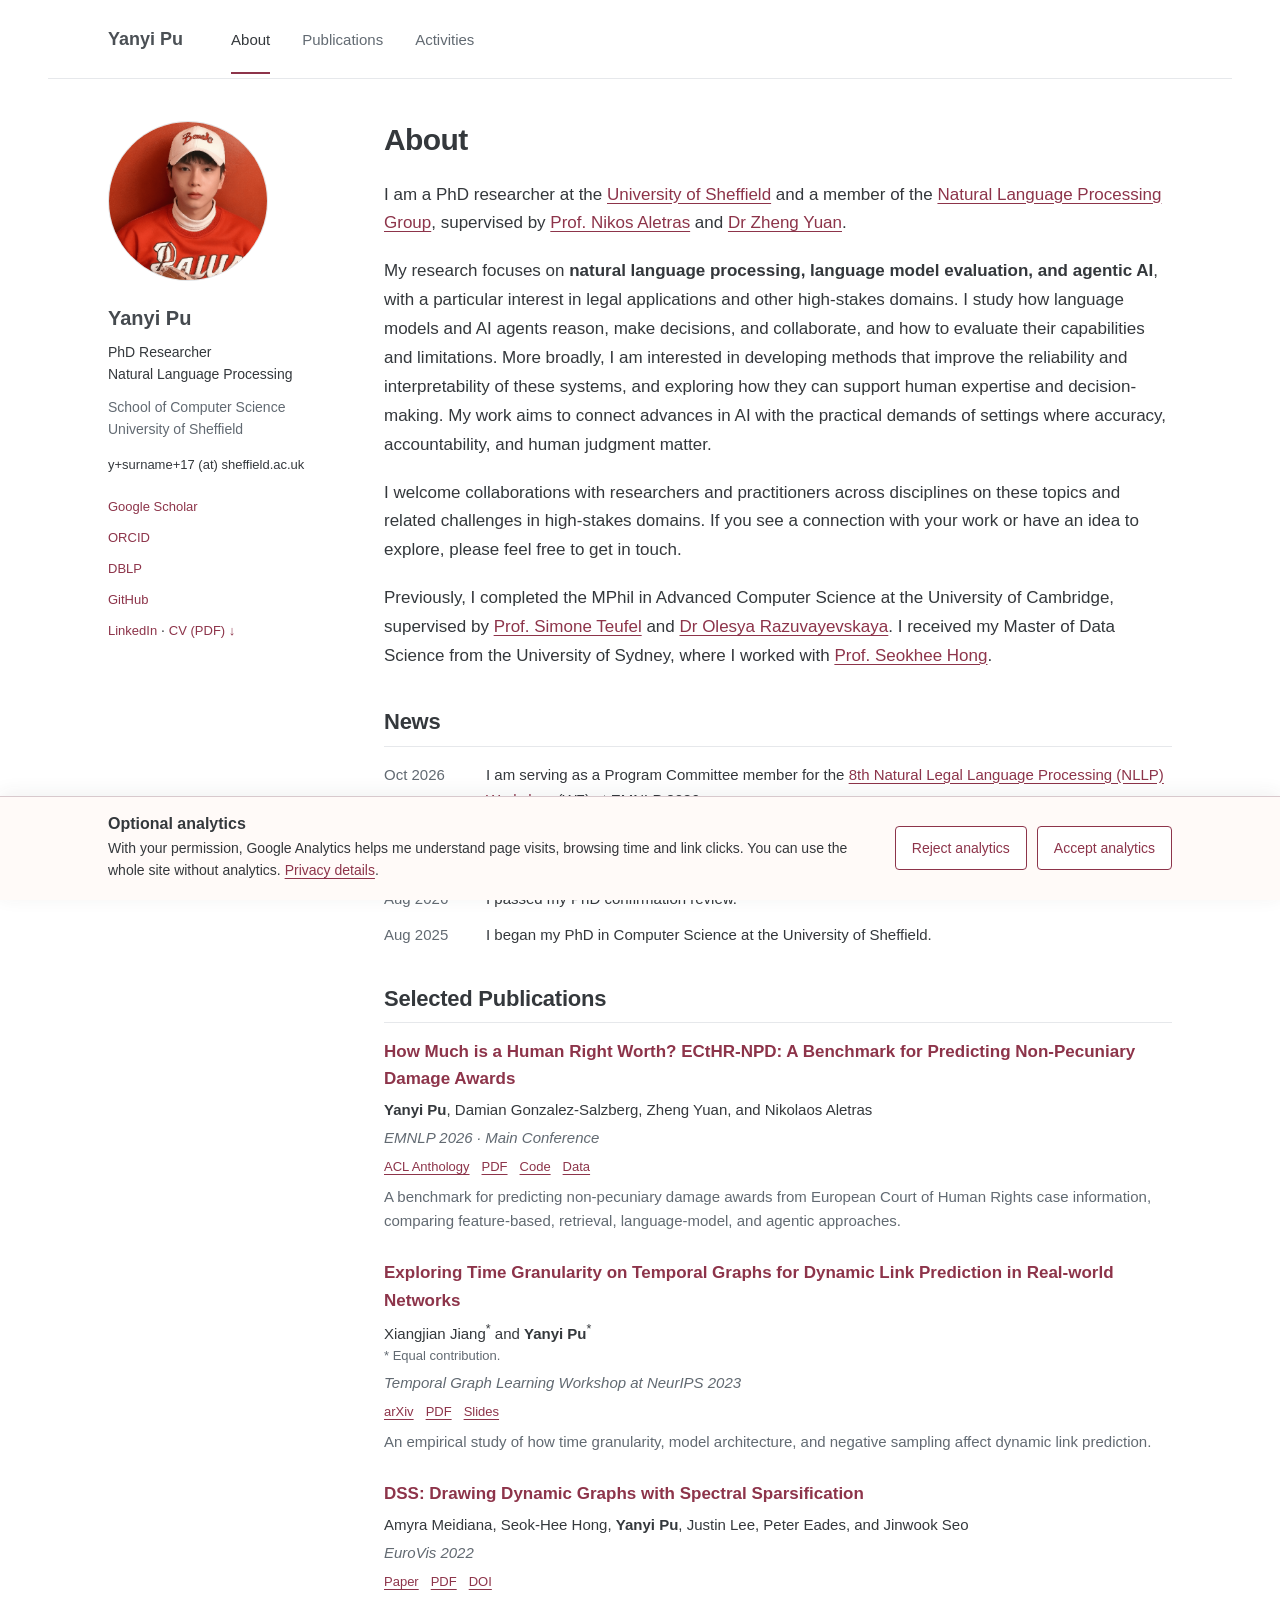
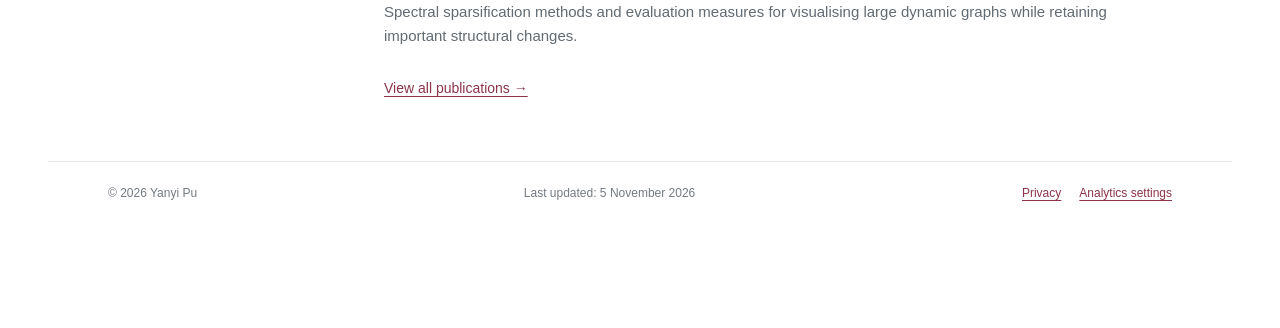
<file: index.html>
<!doctype html>
<html lang="en">
<head>
<meta charset="utf-8">
<meta name="viewport" content="width=device-width,initial-scale=1">
<title>Yanyi Pu | NLP Researcher</title>
<meta name="description" content="Yanyi Pu is a PhD researcher at the University of Sheffield working on natural language processing, language model evaluation, and agentic AI for legal and other high-stakes domains.">
<meta name="robots" content="index,follow">
<link rel="canonical" href="https://yanyipu.github.io/">
<link rel="stylesheet" href="/assets/style.css">
<link rel="stylesheet" href="/assets/analytics.css">
<script defer src="/assets/analytics.js" data-measurement-id="G-W1JTNM2N60"></script><link rel="icon" type="image/png" href="/assets/portrait-github.png">
<meta property="og:title" content="Yanyi Pu | NLP Researcher">
<meta property="og:description" content="Yanyi Pu is a PhD researcher at the University of Sheffield working on natural language processing, language model evaluation, and agentic AI for legal and other high-stakes domains.">
<meta property="og:type" content="website">
<meta property="og:url" content="https://yanyipu.github.io/">
<meta property="og:image" content="https://yanyipu.github.io/assets/portrait-github.png">
<meta property="og:site_name" content="Yanyi Pu">
<meta name="twitter:card" content="summary">
</head>
<body>
<a class="skip-link" href="#main-content">Skip to content</a><div class="site" lang="en">
  <header class="masthead">
    <div class="masthead-inner">
      <a class="site-title" href="/">Yanyi Pu</a>
      <nav class="site-nav" aria-label="Main navigation">
        <a href="/" aria-current="page">About</a>
        <a href="/publications/">Publications</a>
        <a href="/activities/">Activities</a>
      </nav>
    </div>
  </header>
  <div class="layout">
    <aside class="author" aria-label="Researcher profile">
      <img class="photo portrait" src="/assets/portrait-github.png" width="160" height="160" alt="Yanyi Pu" decoding="async">
      <div>
        <h2>Yanyi Pu</h2>
        <p>PhD Researcher<br>Natural Language Processing</p>
        <p class="affiliation">School of Computer Science<br>University of Sheffield</p>
        <p class="profile-email">y+surname+17 (at) sheffield.ac.uk</p>
      </div>
      <ul class="author-links" aria-label="Contact and academic profiles">
        <li><a href="https://scholar.google.com/citations?user=VJa3RvUAAAAJ">Google Scholar</a></li>
        <li><a href="https://orcid.org/0000-0001-6811-3675">ORCID</a></li>
        <li><a href="https://dblp.org/pid/340/2726">DBLP</a></li>
        <li><a href="https://github.com/YanyiPU">GitHub</a></li>
        <li class="profile-actions">
<a href="https://www.linkedin.com/in/yanyipu/">LinkedIn</a> · <a href="/files/Yanyi_Pu_CV_Public.pdf" download="Yanyi_Pu_CV.pdf" aria-label="Download Yanyi Pu’s CV as a PDF">CV (PDF) ↓</a>
</li>
      </ul>
    </aside>
    <main class="content" id="main-content" tabindex="-1">
      <section aria-labelledby="about-heading">
        <h1 id="about-heading">About</h1>
        <p>I am a PhD researcher at the <a href="https://www.sheffield.ac.uk/">University of Sheffield</a> and a member of the <a href="https://www.sheffield.ac.uk/dcs/research/groups/natural-language-processing">Natural Language Processing Group</a>, supervised by <a href="https://nikosaletras.com/">Prof. Nikos Aletras</a> and <a href="https://www.cl.cam.ac.uk/~zy249/">Dr Zheng Yuan</a>.</p>
        <p>My research focuses on <strong>natural language processing, language model evaluation, and agentic AI</strong>, with a particular interest in legal applications and other high-stakes domains. I study how language models and AI agents reason, make decisions, and collaborate, and how to evaluate their capabilities and limitations. More broadly, I am interested in developing methods that improve the reliability and interpretability of these systems, and exploring how they can support human expertise and decision-making. My work aims to connect advances in AI with the practical demands of settings where accuracy, accountability, and human judgment matter.</p>
        <p>I welcome collaborations with researchers and practitioners across disciplines on these topics and related challenges in high-stakes domains. If you see a connection with your work or have an idea to explore, please feel free to get in touch.</p>
        <p>Previously, I completed the MPhil in Advanced Computer Science at the University of Cambridge, supervised by <a href="https://www.cst.cam.ac.uk/people/sht25">Prof. Simone Teufel</a> and <a href="https://sheffield.ac.uk/cs/people/research-staff/olesya-razuvayevskaya">Dr Olesya Razuvayevskaya</a>. I received my Master of Data Science from the University of Sydney, where I worked with <a href="https://profiles.sydney.edu.au/seokhee.hong">Prof. Seokhee Hong</a>.</p>
        <h2>News</h2>
        <div class="news">
          <time datetime="2026-10">Oct 2026</time><div>I am serving as a Program Committee member for the <a href="https://nllpw.org/workshop/committees/">8th Natural Legal Language Processing (NLLP) Workshop</a> (W7) at EMNLP 2026.</div>
          <time datetime="2026-10">Oct 2026</time><div>Our <a href="https://aclanthology.org/2026.emnlp-main.1323/">ECtHR-NPD paper</a>, published in the EMNLP 2026 Main Conference proceedings, is now available on ACL Anthology, with <a href="https://github.com/YanyiPU/ECtHR-NPD">code</a> and <a href="https://huggingface.co/datasets/YanyiPU716/ECtHR-NPD">data</a>.</div>
          <time datetime="2026-08">Aug 2026</time><div>I passed my PhD confirmation review.</div>
          <time datetime="2025-08">Aug 2025</time><div>I began my PhD in Computer Science at the University of Sheffield.</div>
        </div>
        <h2>Selected Publications</h2>
        <article class="paper">
      <h3 class="paper-title"><a href="https://aclanthology.org/2026.emnlp-main.1323/">How Much is a Human Right Worth? ECtHR-NPD: A Benchmark for Predicting Non-Pecuniary Damage Awards</a></h3>
      <div>
<strong>Yanyi Pu</strong>, Damian Gonzalez-Salzberg, Zheng Yuan, and Nikolaos Aletras</div>
      <div class="paper-venue">EMNLP 2026 · Main Conference</div>
      <div class="paper-resources">
<a href="https://aclanthology.org/2026.emnlp-main.1323/">ACL Anthology</a><a href="https://aclanthology.org/2026.emnlp-main.1323.pdf">PDF</a><a href="https://github.com/YanyiPU/ECtHR-NPD">Code</a><a href="https://huggingface.co/datasets/YanyiPU716/ECtHR-NPD">Data</a>
</div>
      <div class="paper-summary">A benchmark for predicting non-pecuniary damage awards from European Court of Human Rights case information, comparing feature-based, retrieval, language-model, and agentic approaches.</div>
      
    </article><article class="paper">
      <h3 class="paper-title"><a href="https://arxiv.org/abs/2311.12255">Exploring Time Granularity on Temporal Graphs for Dynamic Link Prediction in Real-world Networks</a></h3>
      <div>Xiangjian Jiang<sup>*</sup> and <strong>Yanyi Pu</strong><sup>*</sup>
</div>
      <div class="contribution-note">* Equal contribution.</div>
      <div class="paper-venue">Temporal Graph Learning Workshop at NeurIPS 2023</div>
      <div class="paper-resources">
<a href="https://arxiv.org/abs/2311.12255">arXiv</a><a href="https://arxiv.org/pdf/2311.12255">PDF</a><a href="https://nips.cc/media/neurips-2023/Slides/76330.pdf">Slides</a>
</div>
      <div class="paper-summary">An empirical study of how time granularity, model architecture, and negative sampling affect dynamic link prediction.</div>
      
    </article><article class="paper">
      <h3 class="paper-title"><a href="https://doi.org/10.2312/evs.20221093">DSS: Drawing Dynamic Graphs with Spectral Sparsification</a></h3>
      <div>Amyra Meidiana, Seok-Hee Hong, <strong>Yanyi Pu</strong>, Justin Lee, Peter Eades, and Jinwook Seo</div>
      <div class="paper-venue">EuroVis 2022</div>
      <div class="paper-resources">
<a href="https://diglib.eg.org/items/34dad356-49ac-49d1-b64e-9cce7259ae60">Paper</a><a href="https://diglib.eg.org/server/api/core/bitstreams/031b8de0-4859-473f-b4d6-089fb170a589/content">PDF</a><a href="https://doi.org/10.2312/evs.20221093">DOI</a>
</div>
      <div class="paper-summary">Spectral sparsification methods and evaluation measures for visualising large dynamic graphs while retaining important structural changes.</div>
      
    </article>
        <a href="/publications/" class="small-link">View all publications →</a>

      </section>

      </main>
  </div>
  <footer class="footer"><div class="footer-inner">
<span>© 2026 Yanyi Pu</span><span>Last updated: 5 November 2026</span><span class="privacy-links"><a href="/privacy/">Privacy</a><button class="analytics-settings" type="button" data-analytics-settings="" hidden="">Analytics settings</button></span>
</div></footer>
</div>
<section id="analytics-consent" class="analytics-consent" role="region" aria-labelledby="analytics-consent-title" hidden>
      <div class="analytics-consent-inner">
        <div class="analytics-consent-copy">
          <h2 id="analytics-consent-title">Optional analytics</h2>
          <p>With your permission, Google Analytics helps me understand page visits, browsing time and link clicks. You can use the whole site without analytics. <a href="/privacy/">Privacy details</a>.</p>
        </div>
        <div class="analytics-consent-actions">
          <button type="button" data-analytics-choice="rejected">Reject analytics</button>
          <button type="button" data-analytics-choice="accepted">Accept analytics</button>
        </div>
      </div>
    </section>
</body>
</html>
</file>
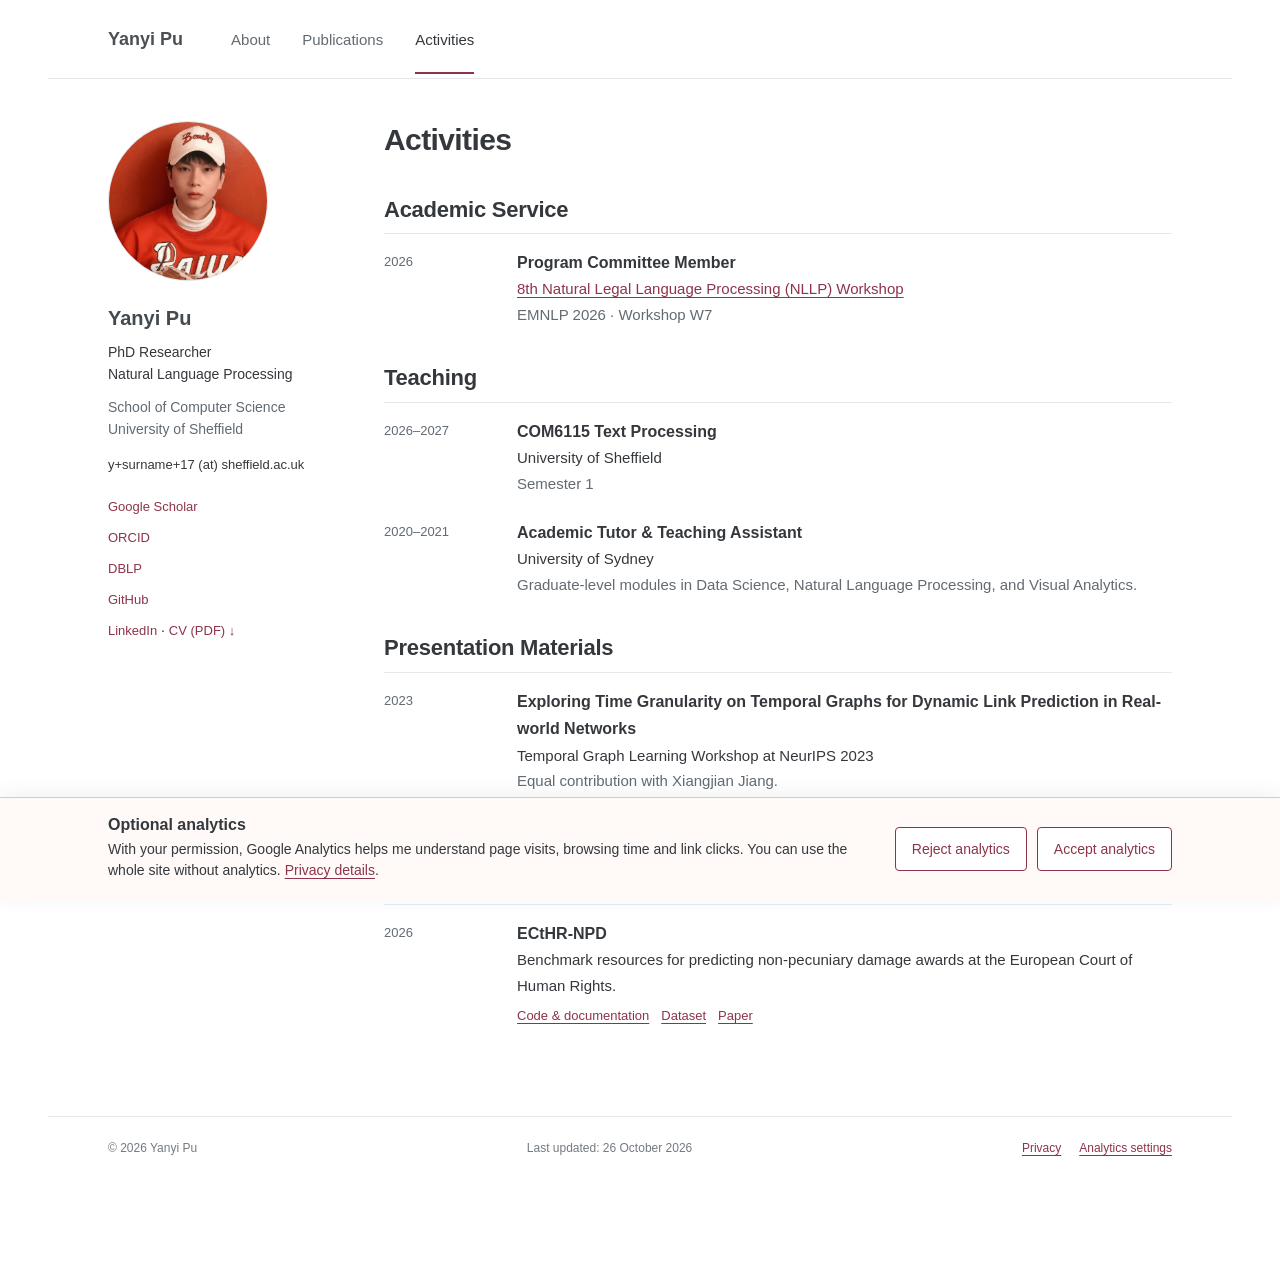
<file: activities/index.html>
<!doctype html>
<html lang="en">
<head>
<meta charset="utf-8">
<meta name="viewport" content="width=device-width,initial-scale=1">
<title>Activities | Yanyi Pu</title>
<meta name="description" content="Yanyi Pu’s academic service, teaching, presentation materials, and open research resources.">
<meta name="robots" content="index,follow">
<link rel="canonical" href="https://yanyipu.github.io/activities/">
<link rel="stylesheet" href="/assets/style.css">
<link rel="stylesheet" href="/assets/analytics.css">
<script defer src="/assets/analytics.js" data-measurement-id="G-W1JTNM2N60"></script><link rel="icon" type="image/png" href="/assets/portrait-github.png">
<meta property="og:title" content="Activities | Yanyi Pu">
<meta property="og:description" content="Yanyi Pu’s academic service, teaching, presentation materials, and open research resources.">
<meta property="og:type" content="website">
<meta property="og:url" content="https://yanyipu.github.io/activities/">
<meta property="og:image" content="https://yanyipu.github.io/assets/portrait-github.png">
<meta property="og:site_name" content="Yanyi Pu">
<meta name="twitter:card" content="summary">
</head>
<body>
<a class="skip-link" href="#main-content">Skip to content</a><div class="site" lang="en">
  <header class="masthead">
    <div class="masthead-inner">
      <a class="site-title" href="/">Yanyi Pu</a>
      <nav class="site-nav" aria-label="Main navigation">
        <a href="/">About</a>
        <a href="/publications/">Publications</a>
        <a href="/activities/" aria-current="page">Activities</a>
      </nav>
    </div>
  </header>
  <div class="layout">
    <aside class="author" aria-label="Researcher profile">
      <img class="photo portrait" src="/assets/portrait-github.png" width="160" height="160" alt="Yanyi Pu" decoding="async">
      <div>
        <h2>Yanyi Pu</h2>
        <p>PhD Researcher<br>Natural Language Processing</p>
        <p class="affiliation">School of Computer Science<br>University of Sheffield</p>
        <p class="profile-email">y+surname+17 (at) sheffield.ac.uk</p>
      </div>
      <ul class="author-links" aria-label="Contact and academic profiles">
        <li><a href="https://scholar.google.com/citations?user=VJa3RvUAAAAJ">Google Scholar</a></li>
        <li><a href="https://orcid.org/0000-0001-6811-3675">ORCID</a></li>
        <li><a href="https://dblp.org/pid/340/2726">DBLP</a></li>
        <li><a href="https://github.com/YanyiPU">GitHub</a></li>
        <li class="profile-actions">
<a href="https://www.linkedin.com/in/yanyipu/">LinkedIn</a> · <a href="/files/Yanyi_Pu_CV_Public.pdf" download="Yanyi_Pu_CV.pdf" aria-label="Download Yanyi Pu’s CV as a PDF">CV (PDF) ↓</a>
</li>
      </ul>
    </aside>
    <main class="content" id="main-content" tabindex="-1">
      <section aria-labelledby="activities-heading">
        <h1 id="activities-heading">Activities</h1>
        <h2>Academic Service</h2>
        <div class="entry">
<time>2026</time><div>
<strong>Program Committee Member</strong><br><a href="https://nllpw.org/workshop/committees/">8th Natural Legal Language Processing (NLLP) Workshop</a><br><span class="muted">EMNLP 2026 · Workshop W7</span>
</div>
</div>
        <h2>Teaching</h2>
        <div class="entry">
<time>2026–2027</time><div>
<strong>COM6115 Text Processing</strong><br>University of Sheffield<br><span class="muted">Semester 1</span>
</div>
</div>
        <div class="entry">
<time>2020–2021</time><div>
<strong>Academic Tutor &amp; Teaching Assistant</strong><br>University of Sydney<br><span class="muted">Graduate-level modules in Data Science, Natural Language Processing, and Visual Analytics.</span>
</div>
</div>
        <h2>Presentation Materials</h2>
        <div class="entry">
<time>2023</time><div>
<strong>Exploring Time Granularity on Temporal Graphs for Dynamic Link Prediction in Real-world Networks</strong><br>Temporal Graph Learning Workshop at NeurIPS 2023<br><span class="muted">Equal contribution with Xiangjian Jiang.</span><div class="paper-resources">
<a href="https://nips.cc/media/neurips-2023/Slides/76330.pdf">Workshop slides</a><a href="https://arxiv.org/abs/2311.12255">Paper</a>
</div>
</div>
</div>
        <h2>Open Research Resources</h2>
        <div class="entry">
<time>2026</time><div>
<strong>ECtHR-NPD</strong><br>Benchmark resources for predicting non-pecuniary damage awards at the European Court of Human Rights.<div class="paper-resources">
<a href="https://github.com/YanyiPU/ECtHR-NPD">Code &amp; documentation</a><a href="https://huggingface.co/datasets/YanyiPU716/ECtHR-NPD">Dataset</a><a href="https://arxiv.org/abs/2609.18908">Paper</a>
</div>
</div>
</div>
      </section>

    </main>
  </div>
  <footer class="footer"><div class="footer-inner">
<span>© 2026 Yanyi Pu</span><span>Last updated: 26 October 2026</span><span class="privacy-links"><a href="/privacy/">Privacy</a><button class="analytics-settings" type="button" data-analytics-settings="" hidden="">Analytics settings</button></span>
</div></footer>
</div>
<section id="analytics-consent" class="analytics-consent" role="region" aria-labelledby="analytics-consent-title" hidden>
      <div class="analytics-consent-inner">
        <div class="analytics-consent-copy">
          <h2 id="analytics-consent-title">Optional analytics</h2>
          <p>With your permission, Google Analytics helps me understand page visits, browsing time and link clicks. You can use the whole site without analytics. <a href="/privacy/">Privacy details</a>.</p>
        </div>
        <div class="analytics-consent-actions">
          <button type="button" data-analytics-choice="rejected">Reject analytics</button>
          <button type="button" data-analytics-choice="accepted">Accept analytics</button>
        </div>
      </div>
    </section>
</body>
</html>
</file>
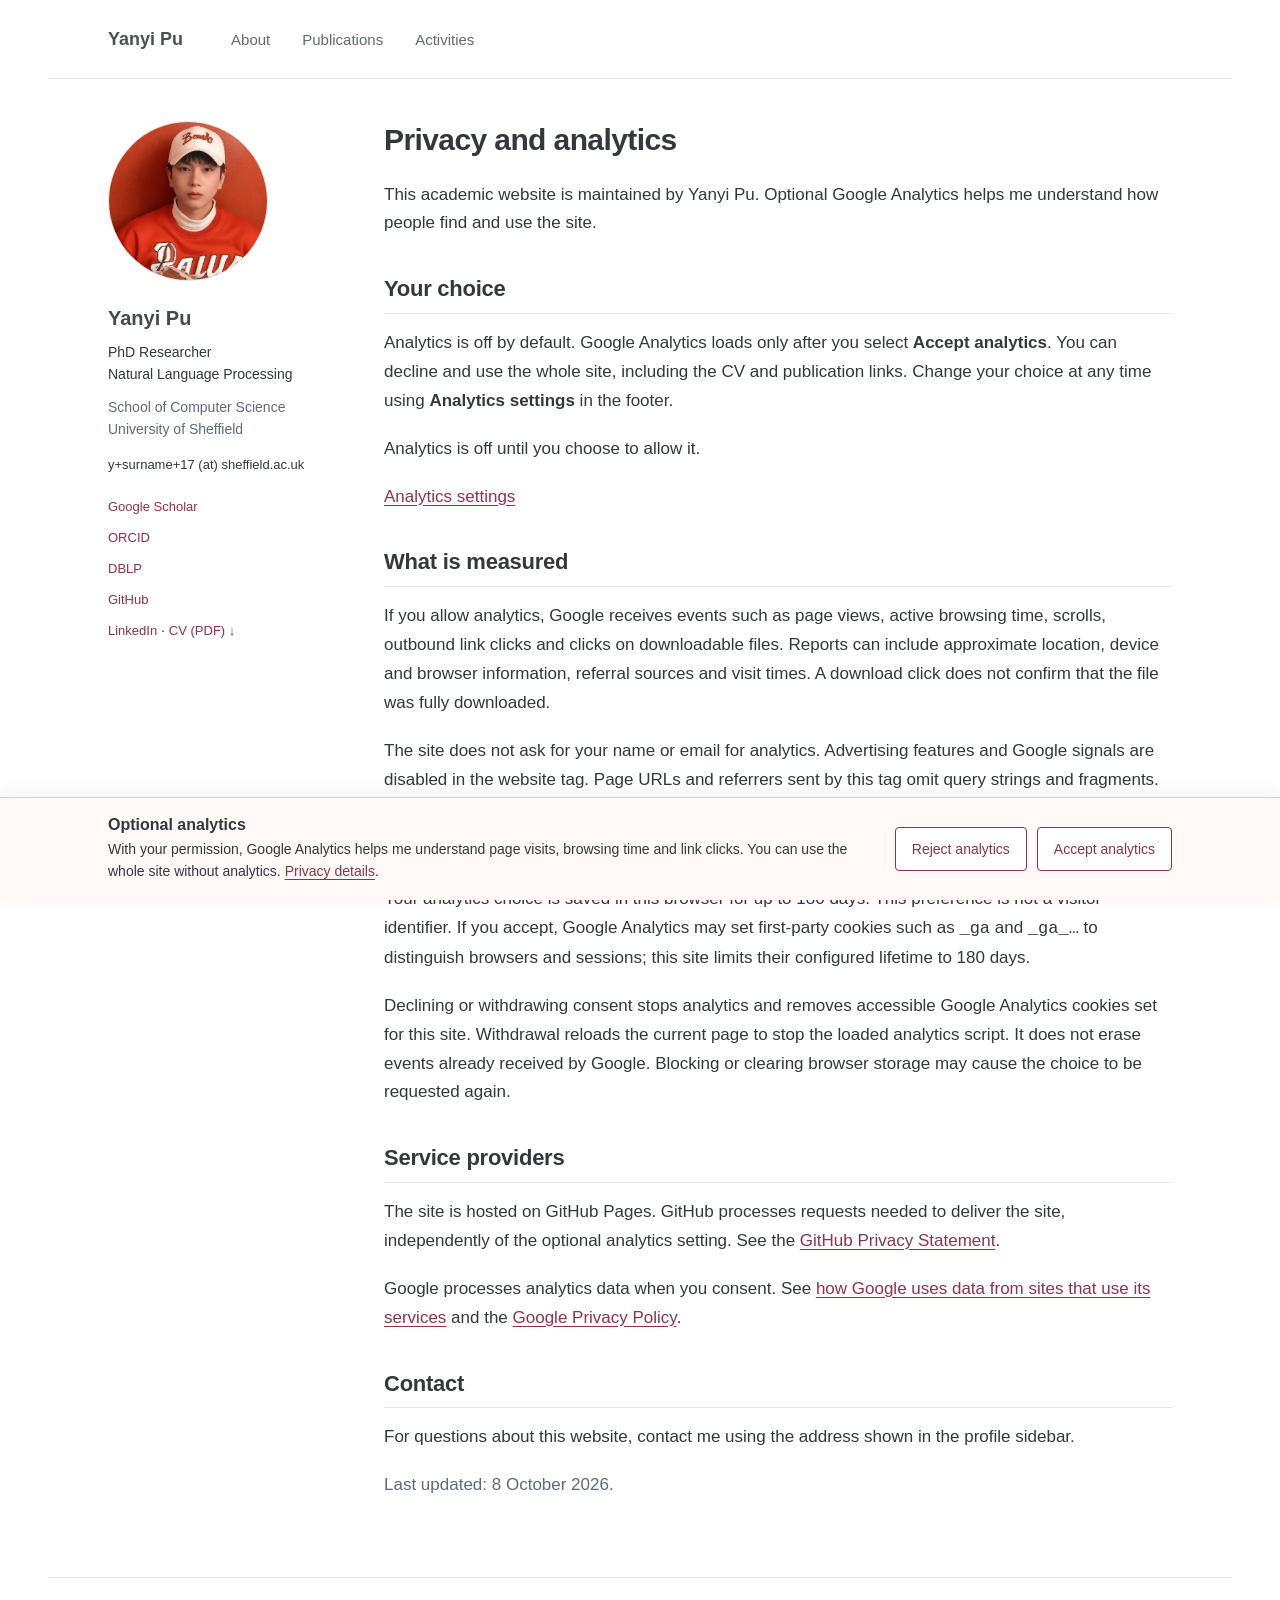
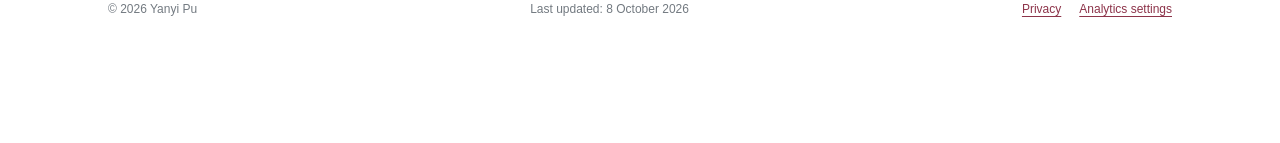
<file: privacy/index.html>
<!doctype html>
<html lang="en">
<head>
<meta charset="utf-8">
<meta name="viewport" content="width=device-width,initial-scale=1">
<title>Privacy | Yanyi Pu</title>
<meta name="description" content="Privacy information and optional analytics settings for Yanyi Pu’s academic website.">
<meta name="robots" content="index,follow">
<link rel="canonical" href="https://yanyipu.github.io/privacy/">
<link rel="stylesheet" href="/assets/style.css">
<link rel="stylesheet" href="/assets/analytics.css">
<script defer src="/assets/analytics.js" data-measurement-id="G-W1JTNM2N60"></script><link rel="icon" type="image/png" href="/assets/portrait-github.png">
<meta property="og:title" content="Privacy | Yanyi Pu">
<meta property="og:description" content="Privacy information and optional analytics settings for Yanyi Pu’s academic website.">
<meta property="og:type" content="website">
<meta property="og:url" content="https://yanyipu.github.io/privacy/">
<meta property="og:image" content="https://yanyipu.github.io/assets/portrait-github.png">
<meta property="og:site_name" content="Yanyi Pu">
<meta name="twitter:card" content="summary">
</head>
<body>
<a class="skip-link" href="#main-content">Skip to content</a><div class="site" lang="en">
  <header class="masthead">
    <div class="masthead-inner">
      <a class="site-title" href="/">Yanyi Pu</a>
      <nav class="site-nav" aria-label="Main navigation">
        <a href="/">About</a>
        <a href="/publications/">Publications</a>
        <a href="/activities/">Activities</a>
      </nav>
    </div>
  </header>
  <div class="layout">
    <aside class="author" aria-label="Researcher profile">
      <img class="photo portrait" src="/assets/portrait-github.png" width="160" height="160" alt="Yanyi Pu" decoding="async">
      <div>
        <h2>Yanyi Pu</h2>
        <p>PhD Researcher<br>Natural Language Processing</p>
        <p class="affiliation">School of Computer Science<br>University of Sheffield</p>
        <p class="profile-email">y+surname+17 (at) sheffield.ac.uk</p>
      </div>
      <ul class="author-links" aria-label="Contact and academic profiles">
        <li><a href="https://scholar.google.com/citations?user=VJa3RvUAAAAJ">Google Scholar</a></li>
        <li><a href="https://orcid.org/0000-0001-6811-3675">ORCID</a></li>
        <li><a href="https://dblp.org/pid/340/2726">DBLP</a></li>
        <li><a href="https://github.com/YanyiPU">GitHub</a></li>
        <li class="profile-actions">
<a href="https://www.linkedin.com/in/yanyipu/">LinkedIn</a> · <a href="/files/Yanyi_Pu_CV_Public.pdf" download="Yanyi_Pu_CV.pdf" aria-label="Download Yanyi Pu’s CV as a PDF">CV (PDF) ↓</a>
</li>
      </ul>
    </aside>
    <main class="content" id="main-content">
      <section aria-labelledby="privacy-heading">
  <h1 id="privacy-heading">Privacy and analytics</h1>
  <p>This academic website is maintained by Yanyi Pu. Optional Google Analytics helps me understand how people find and use the site.</p>
  <h2>Your choice</h2>
  <p>Analytics is off by default. Google Analytics loads only after you select <strong>Accept analytics</strong>. You can decline and use the whole site, including the CV and publication links. Change your choice at any time using <strong>Analytics settings</strong> in the footer.</p>
  <p id="analytics-choice-status" aria-live="polite">Analytics is off until you choose to allow it.</p>
  <p><button class="analytics-settings" type="button" data-analytics-settings hidden>Analytics settings</button></p>
  <noscript><p>JavaScript is disabled, so Google Analytics does not run.</p></noscript>
  <h2>What is measured</h2>
  <p>If you allow analytics, Google receives events such as page views, active browsing time, scrolls, outbound link clicks and clicks on downloadable files. Reports can include approximate location, device and browser information, referral sources and visit times. A download click does not confirm that the file was fully downloaded.</p>
  <p>The site does not ask for your name or email for analytics. Advertising features and Google signals are disabled in the website tag. Page URLs and referrers sent by this tag omit query strings and fragments.</p>
  <h2>Cookies and saved preferences</h2>
  <p>Your analytics choice is saved in this browser for up to 180 days. This preference is not a visitor identifier. If you accept, Google Analytics may set first-party cookies such as <code>_ga</code> and <code>_ga_…</code> to distinguish browsers and sessions; this site limits their configured lifetime to 180 days.</p>
  <p>Declining or withdrawing consent stops analytics and removes accessible Google Analytics cookies set for this site. Withdrawal reloads the current page to stop the loaded analytics script. It does not erase events already received by Google. Blocking or clearing browser storage may cause the choice to be requested again.</p>
  <h2>Service providers</h2>
  <p>The site is hosted on GitHub Pages. GitHub processes requests needed to deliver the site, independently of the optional analytics setting. See the <a href="https://docs.github.com/en/site-policy/privacy-policies/github-general-privacy-statement">GitHub Privacy Statement</a>.</p>
  <p>Google processes analytics data when you consent. See <a href="https://policies.google.com/technologies/partner-sites">how Google uses data from sites that use its services</a> and the <a href="https://policies.google.com/privacy">Google Privacy Policy</a>.</p>
  <h2>Contact</h2>
  <p>For questions about this website, contact me using the address shown in the profile sidebar.</p>
  <p class="muted">Last updated: 8 October 2026.</p>
</section>
</main>
  </div>
  <footer class="footer"><div class="footer-inner">
<span>© 2026 Yanyi Pu</span><span>Last updated: 8 October 2026</span><span class="privacy-links"><a href="/privacy/">Privacy</a><button class="analytics-settings" type="button" data-analytics-settings="" hidden="">Analytics settings</button></span>
</div></footer>
</div>
<section id="analytics-consent" class="analytics-consent" role="region" aria-labelledby="analytics-consent-title" hidden>
      <div class="analytics-consent-inner">
        <div class="analytics-consent-copy">
          <h2 id="analytics-consent-title">Optional analytics</h2>
          <p>With your permission, Google Analytics helps me understand page visits, browsing time and link clicks. You can use the whole site without analytics. <a href="/privacy/">Privacy details</a>.</p>
        </div>
        <div class="analytics-consent-actions">
          <button type="button" data-analytics-choice="rejected">Reject analytics</button>
          <button type="button" data-analytics-choice="accepted">Accept analytics</button>
        </div>
      </div>
    </section>
</body>
</html>
</file>
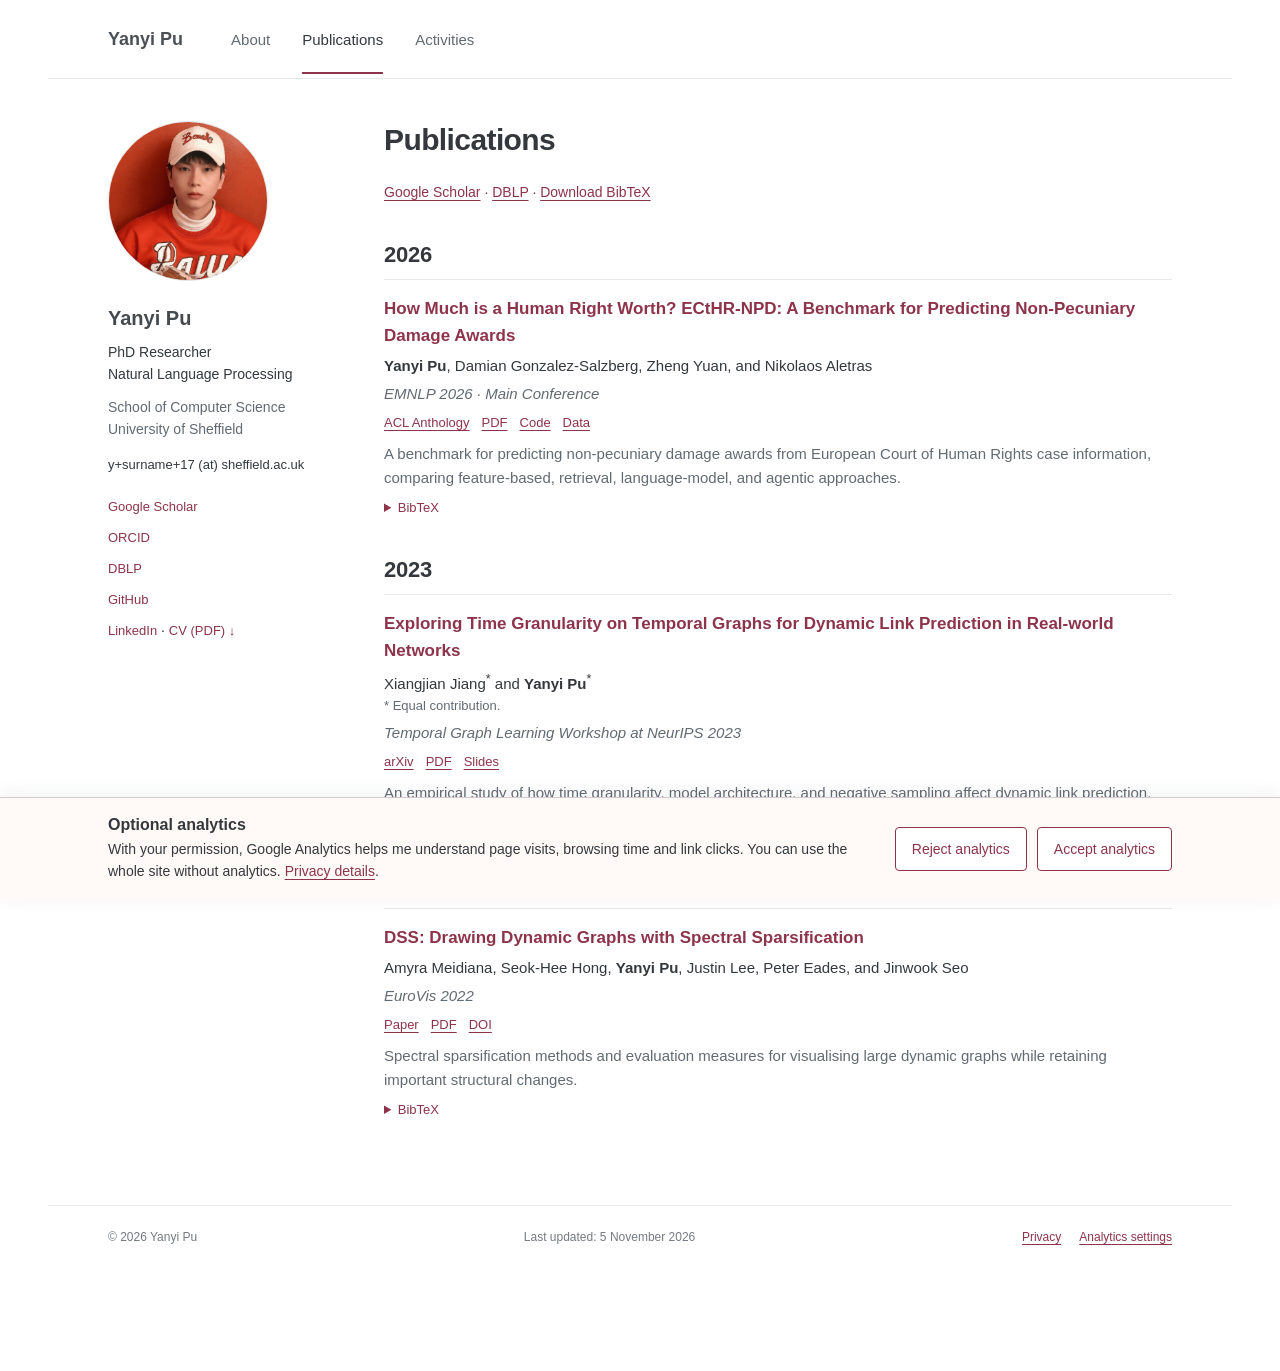
<file: publications/index.html>
<!doctype html>
<html lang="en">
<head>
<meta charset="utf-8">
<meta name="viewport" content="width=device-width,initial-scale=1">
<title>Publications | Yanyi Pu</title>
<meta name="description" content="Research publications by Yanyi Pu on legal NLP, language model evaluation, temporal graph learning, and graph visualisation.">
<meta name="robots" content="index,follow">
<link rel="canonical" href="https://yanyipu.github.io/publications/">
<link rel="stylesheet" href="/assets/style.css">
<link rel="stylesheet" href="/assets/analytics.css">
<script defer src="/assets/analytics.js" data-measurement-id="G-W1JTNM2N60"></script><link rel="icon" type="image/png" href="/assets/portrait-github.png">
<meta property="og:title" content="Publications | Yanyi Pu">
<meta property="og:description" content="Research publications by Yanyi Pu on legal NLP, language model evaluation, temporal graph learning, and graph visualisation.">
<meta property="og:type" content="website">
<meta property="og:url" content="https://yanyipu.github.io/publications/">
<meta property="og:image" content="https://yanyipu.github.io/assets/portrait-github.png">
<meta property="og:site_name" content="Yanyi Pu">
<meta name="twitter:card" content="summary">
</head>
<body>
<a class="skip-link" href="#main-content">Skip to content</a><div class="site" lang="en">
  <header class="masthead">
    <div class="masthead-inner">
      <a class="site-title" href="/">Yanyi Pu</a>
      <nav class="site-nav" aria-label="Main navigation">
        <a href="/">About</a>
        <a href="/publications/" aria-current="page">Publications</a>
        <a href="/activities/">Activities</a>
      </nav>
    </div>
  </header>
  <div class="layout">
    <aside class="author" aria-label="Researcher profile">
      <img class="photo portrait" src="/assets/portrait-github.png" width="160" height="160" alt="Yanyi Pu" decoding="async">
      <div>
        <h2>Yanyi Pu</h2>
        <p>PhD Researcher<br>Natural Language Processing</p>
        <p class="affiliation">School of Computer Science<br>University of Sheffield</p>
        <p class="profile-email">y+surname+17 (at) sheffield.ac.uk</p>
      </div>
      <ul class="author-links" aria-label="Contact and academic profiles">
        <li><a href="https://scholar.google.com/citations?user=VJa3RvUAAAAJ">Google Scholar</a></li>
        <li><a href="https://orcid.org/0000-0001-6811-3675">ORCID</a></li>
        <li><a href="https://dblp.org/pid/340/2726">DBLP</a></li>
        <li><a href="https://github.com/YanyiPU">GitHub</a></li>
        <li class="profile-actions">
<a href="https://www.linkedin.com/in/yanyipu/">LinkedIn</a> · <a href="/files/Yanyi_Pu_CV_Public.pdf" download="Yanyi_Pu_CV.pdf" aria-label="Download Yanyi Pu’s CV as a PDF">CV (PDF) ↓</a>
</li>
      </ul>
    </aside>
    <main class="content" id="main-content" tabindex="-1">
      <section aria-labelledby="publications-heading">
        <h1 id="publications-heading">Publications</h1>
        <p class="meta-links"><a href="https://scholar.google.com/citations?user=VJa3RvUAAAAJ">Google Scholar</a> · <a href="https://dblp.org/pid/340/2726">DBLP</a> · <a href="/files/publications.bib" download>Download BibTeX</a></p>
        <h2>2026</h2>
        <article class="paper">
      <h3 class="paper-title"><a href="https://aclanthology.org/2026.emnlp-main.1323/">How Much is a Human Right Worth? ECtHR-NPD: A Benchmark for Predicting Non-Pecuniary Damage Awards</a></h3>
      <div>
<strong>Yanyi Pu</strong>, Damian Gonzalez-Salzberg, Zheng Yuan, and Nikolaos Aletras</div>
      <div class="paper-venue">EMNLP 2026 · Main Conference</div>
      <div class="paper-resources">
<a href="https://aclanthology.org/2026.emnlp-main.1323/">ACL Anthology</a><a href="https://aclanthology.org/2026.emnlp-main.1323.pdf">PDF</a><a href="https://github.com/YanyiPU/ECtHR-NPD">Code</a><a href="https://huggingface.co/datasets/YanyiPU716/ECtHR-NPD">Data</a>
</div>
      <div class="paper-summary">A benchmark for predicting non-pecuniary damage awards from European Court of Human Rights case information, comparing feature-based, retrieval, language-model, and agentic approaches.</div>
      <details class="citation"><summary>BibTeX</summary><pre>@inproceedings{pu2026ecthrnpd,
  title = {How Much is a Human Right Worth? {ECtHR-NPD}: A Benchmark for Predicting Non-Pecuniary Damage Awards},
  author = {Pu, Yanyi and Gonzalez-Salzberg, Damian and Yuan, Zheng and Aletras, Nikolaos},
  booktitle = {Proceedings of the 2026 Conference on Empirical Methods in Natural Language Processing},
  month = oct,
  year = {2026},
  address = {Budapest, Hungary},
  publisher = {Association for Computational Linguistics},
  pages = {30138--30165},
  doi = {10.18653/2026.emnlp-main.1323},
  url = {https://aclanthology.org/2026.emnlp-main.1323/}
}</pre></details>
    </article>
        <h2>2023</h2>
        <article class="paper">
      <h3 class="paper-title"><a href="https://arxiv.org/abs/2311.12255">Exploring Time Granularity on Temporal Graphs for Dynamic Link Prediction in Real-world Networks</a></h3>
      <div>Xiangjian Jiang<sup>*</sup> and <strong>Yanyi Pu</strong><sup>*</sup>
</div>
      <div class="contribution-note">* Equal contribution.</div>
      <div class="paper-venue">Temporal Graph Learning Workshop at NeurIPS 2023</div>
      <div class="paper-resources">
<a href="https://arxiv.org/abs/2311.12255">arXiv</a><a href="https://arxiv.org/pdf/2311.12255">PDF</a><a href="https://nips.cc/media/neurips-2023/Slides/76330.pdf">Slides</a>
</div>
      <div class="paper-summary">An empirical study of how time granularity, model architecture, and negative sampling affect dynamic link prediction.</div>
      <details class="citation"><summary>BibTeX</summary><pre>@misc{jiang2023timegranularity,
  title = {Exploring Time Granularity on Temporal Graphs for Dynamic Link Prediction in Real-world Networks},
  author = {Jiang, Xiangjian and Pu, Yanyi},
  year = {2023},
  eprint = {2311.12255},
  archivePrefix = {arXiv},
  primaryClass = {cs.LG},
  url = {https://arxiv.org/abs/2311.12255},
  note = {Presented at the Temporal Graph Learning Workshop at NeurIPS 2023. Xiangjian Jiang and Yanyi Pu contributed equally.}
}</pre></details>
    </article>
        <h2>2022</h2>
        <article class="paper">
      <h3 class="paper-title"><a href="https://doi.org/10.2312/evs.20221093">DSS: Drawing Dynamic Graphs with Spectral Sparsification</a></h3>
      <div>Amyra Meidiana, Seok-Hee Hong, <strong>Yanyi Pu</strong>, Justin Lee, Peter Eades, and Jinwook Seo</div>
      <div class="paper-venue">EuroVis 2022</div>
      <div class="paper-resources">
<a href="https://diglib.eg.org/items/34dad356-49ac-49d1-b64e-9cce7259ae60">Paper</a><a href="https://diglib.eg.org/server/api/core/bitstreams/031b8de0-4859-473f-b4d6-089fb170a589/content">PDF</a><a href="https://doi.org/10.2312/evs.20221093">DOI</a>
</div>
      <div class="paper-summary">Spectral sparsification methods and evaluation measures for visualising large dynamic graphs while retaining important structural changes.</div>
      <details class="citation"><summary>BibTeX</summary><pre>@inproceedings{meidiana2022dss,
  title = {{DSS}: Drawing Dynamic Graphs with Spectral Sparsification},
  author = {Meidiana, Amyra and Hong, Seok-Hee and Pu, Yanyi and Lee, Justin and Eades, Peter and Seo, Jinwook},
  booktitle = {EuroVis 2022 - Short Papers},
  year = {2022},
  pages = {55--59},
  publisher = {The Eurographics Association},
  doi = {10.2312/evs.20221093},
  url = {https://doi.org/10.2312/evs.20221093}
}</pre></details>
    </article>
      </section>

      </main>
  </div>
  <footer class="footer"><div class="footer-inner">
<span>© 2026 Yanyi Pu</span><span>Last updated: 5 November 2026</span><span class="privacy-links"><a href="/privacy/">Privacy</a><button class="analytics-settings" type="button" data-analytics-settings="" hidden="">Analytics settings</button></span>
</div></footer>
</div>
<section id="analytics-consent" class="analytics-consent" role="region" aria-labelledby="analytics-consent-title" hidden>
      <div class="analytics-consent-inner">
        <div class="analytics-consent-copy">
          <h2 id="analytics-consent-title">Optional analytics</h2>
          <p>With your permission, Google Analytics helps me understand page visits, browsing time and link clicks. You can use the whole site without analytics. <a href="/privacy/">Privacy details</a>.</p>
        </div>
        <div class="analytics-consent-actions">
          <button type="button" data-analytics-choice="rejected">Reject analytics</button>
          <button type="button" data-analytics-choice="accepted">Accept analytics</button>
        </div>
      </div>
    </section>
</body>
</html>
</file>
<file: assets/style.css>
:root { --ink:#34383c; --muted:#626a72; --accent:#8d344a; --line:#e6e8eb; }
  * { box-sizing:border-box; }
  body { margin:0; background:white; color:var(--ink); font-family:-apple-system,BlinkMacSystemFont,"Segoe UI",Arial,"PingFang SC",sans-serif; }
  button,a { -webkit-tap-highlight-color:transparent; }
  a { color:var(--accent); text-decoration:underline; text-underline-offset:3px; }
  button { font:inherit; cursor:pointer; }
  :focus-visible { outline:3px solid #367ea3; outline-offset:4px; }
  [hidden] { display:none!important; }
  .site { container:site / inline-size; background:white; min-height:850px; }
  .masthead { border-bottom:1px solid var(--line); }
  .masthead-inner { max-width:1120px; margin:auto; padding:0 28px; min-height:78px; display:flex; align-items:center; gap:48px; }
  .site-title { font-size:18px; font-weight:750; color:#4b5055; text-decoration:none; white-space:nowrap; }
  .site-nav { display:flex; gap:32px; align-items:center; flex-wrap:wrap; }
  .site-nav a { padding:26px 0 24px; font-size:15px; color:var(--muted); text-decoration:none; border-bottom:2px solid transparent; }
  .site-nav a[aria-current="page"] { color:var(--ink); border-color:var(--accent); }
  .layout { max-width:1120px; margin:auto; display:grid; grid-template-columns:220px minmax(0,1fr); gap:56px; padding:42px 28px 58px; }
  .author { font-size:14px; line-height:1.6; }
  .photo { height:160px; width:160px; border-radius:50%; background:#f0f1f2; border:1px solid #e2e4e6; display:flex; align-items:center; justify-content:center; text-align:center; color:#6c737a; margin-bottom:21px; }
  .author h2 { margin:0 0 7px; font-size:20px; color:#454a4f; }
  .author p { margin:0 0 10px; }
  .author .affiliation { color:var(--muted); }
  .author-links { list-style:none; padding:0; margin:20px 0 0; }
  .author-links li { margin:8px 0; }
  .author-links span { display:inline-block; width:19px; color:#858b91; font-size:11px; }
  .content { min-width:0; font-size:17px; line-height:1.7; overflow-wrap:anywhere; }
  .content h1 { font-size:30px; line-height:1.25; margin:0 0 22px; letter-spacing:-.6px; }
  .content h2 { font-size:22px; line-height:1.35; margin:36px 0 15px; padding-bottom:9px; border-bottom:1px solid var(--line); letter-spacing:-.25px; }
  .content p { margin:0 0 19px; }
  .content ul { padding-left:21px; margin:0 0 20px; }
  .content li { padding-left:3px; margin:6px 0; }
  .news { display:grid; grid-template-columns:86px minmax(0,1fr); gap:11px 16px; font-size:15px; margin-bottom:18px; }
  .news time { color:var(--muted); font-variant-numeric:tabular-nums; }
  .paper { margin:0 0 26px; font-size:15px; line-height:1.6; }
  .paper-title { margin-bottom:5px; color:var(--accent); font-size:17px; font-weight:650; }
  .paper-venue { color:var(--muted); font-style:italic; margin:4px 0; }
  .paper-resources { display:flex; flex-wrap:wrap; gap:12px; margin:7px 0; color:var(--accent); font-size:13px; }
  .paper-summary { margin-top:8px; color:var(--muted); }
  .contribution-note { color:var(--muted); font-size:13px; }
  .small-link { font-size:14px; }
  .meta-links { font-size:14px; color:var(--accent); }
  .entry { display:grid; grid-template-columns:115px minmax(0,1fr); gap:18px; margin:0 0 23px; font-size:15px; }
  .entry time { color:var(--muted); font-size:13px; padding-top:2px; }
  .entry strong { font-size:16px; }
  .muted { color:var(--muted); }
  .footer { border-top:1px solid var(--line); color:#737a81; font-size:12px; padding:24px 28px; }
  .footer-inner { max-width:1064px; margin:auto; display:flex; flex-wrap:wrap; gap:8px 20px; justify-content:space-between; }
  @container site (max-width:760px) {
    .masthead-inner { display:block; padding:18px 22px 0; }
    .site-title { display:inline-block; margin-bottom:8px; }
    .site-nav { gap:23px; }
    .site-nav a { font-size:13px; padding:11px 0 14px; }
    .layout { display:block; padding:26px 22px 38px; }
    .author { display:grid; grid-template-columns:92px minmax(0,1fr); column-gap:19px; padding-bottom:24px; border-bottom:1px solid var(--line); margin-bottom:28px; }
    .photo { width:90px; height:90px; margin:0; font-size:11px; }
    .author h2 { font-size:19px; }
    .author p { font-size:12px; margin-bottom:5px; }
    .author-links { grid-column:1/-1; display:flex; gap:6px 15px; flex-wrap:wrap; margin:13px 0 0; }
    .author-links li { margin:0; }
    .content { font-size:16px; line-height:1.7; }
    .content h1 { font-size:27px; }
    .content h2 { font-size:21px; }
    .news { grid-template-columns:71px minmax(0,1fr); gap:12px; font-size:14px; }
    .entry { grid-template-columns:1fr; gap:4px; }
    .footer { padding:22px; }
  }

  .author .profile-email { font-size:13px; overflow-wrap:anywhere; margin-top:14px; }
  .author-links a { font-size:13px; text-decoration:none; overflow-wrap:anywhere; }
  .author-links a:hover { text-decoration:underline; }
  .paper h3 { margin:0 0 5px; }
  .paper-title a { text-decoration:none; }
  .paper-title a:hover { text-decoration:underline; }
  .citation { margin-top:8px; font-size:13px; }
  .citation summary { color:var(--accent); cursor:pointer; width:fit-content; }
  .citation pre { max-width:100%; white-space:pre-wrap; overflow-wrap:anywhere; padding:12px; background:#f7f7f8; font-size:12px; line-height:1.5; }
  @container site (max-width:760px) { .author-links a { font-size:12px; } }
  .photo.portrait { display:block; object-fit:cover; }
  .profile-actions { white-space:nowrap; }
  .site { max-width:1184px; margin:0 auto; }
  .skip-link { position:absolute; left:16px; top:-80px; padding:10px 16px; background:white; z-index:10; }
  .skip-link:focus { top:12px; }
  @media print { .site-nav,.skip-link { display:none; } .site { max-width:none; } }
</file>
<file: assets/analytics.css>
.privacy-links { display:flex; align-items:center; flex-wrap:wrap; gap:8px 18px; }
.analytics-settings { padding:0; border:0; background:none; color:var(--accent); text-decoration:underline; text-underline-offset:3px; font:inherit; }
.analytics-consent { position:sticky; bottom:0; z-index:20; padding:18px 24px; background:#fffaf8; border-top:1px solid #d8c9cd; box-shadow:0 -3px 18px #34383c12; }
.analytics-consent-inner { max-width:1064px; margin:auto; display:flex; flex-wrap:wrap; align-items:center; gap:16px 30px; }
.analytics-consent-copy { flex:1 1 400px; }
.analytics-consent h2 { font-size:16px; margin:0 0 5px; }
.analytics-consent p { margin:0; font-size:14px; line-height:1.55; }
.analytics-consent-actions { display:flex; flex-wrap:wrap; gap:10px; }
.analytics-consent-actions button { min-height:44px; padding:10px 16px; border:1px solid var(--accent); border-radius:4px; color:var(--accent); background:white; font-size:14px; }
.analytics-consent-actions button:hover { background:#f2e6e9; }
@media (max-width:600px) {
  .analytics-consent { padding:15px 20px; }
  .analytics-consent-inner { gap:12px; }
  .analytics-consent-actions { width:100%; }
  .analytics-consent-actions button { flex:1; }
}
@media print { .analytics-consent,.analytics-settings { display:none!important; } }
</file>
